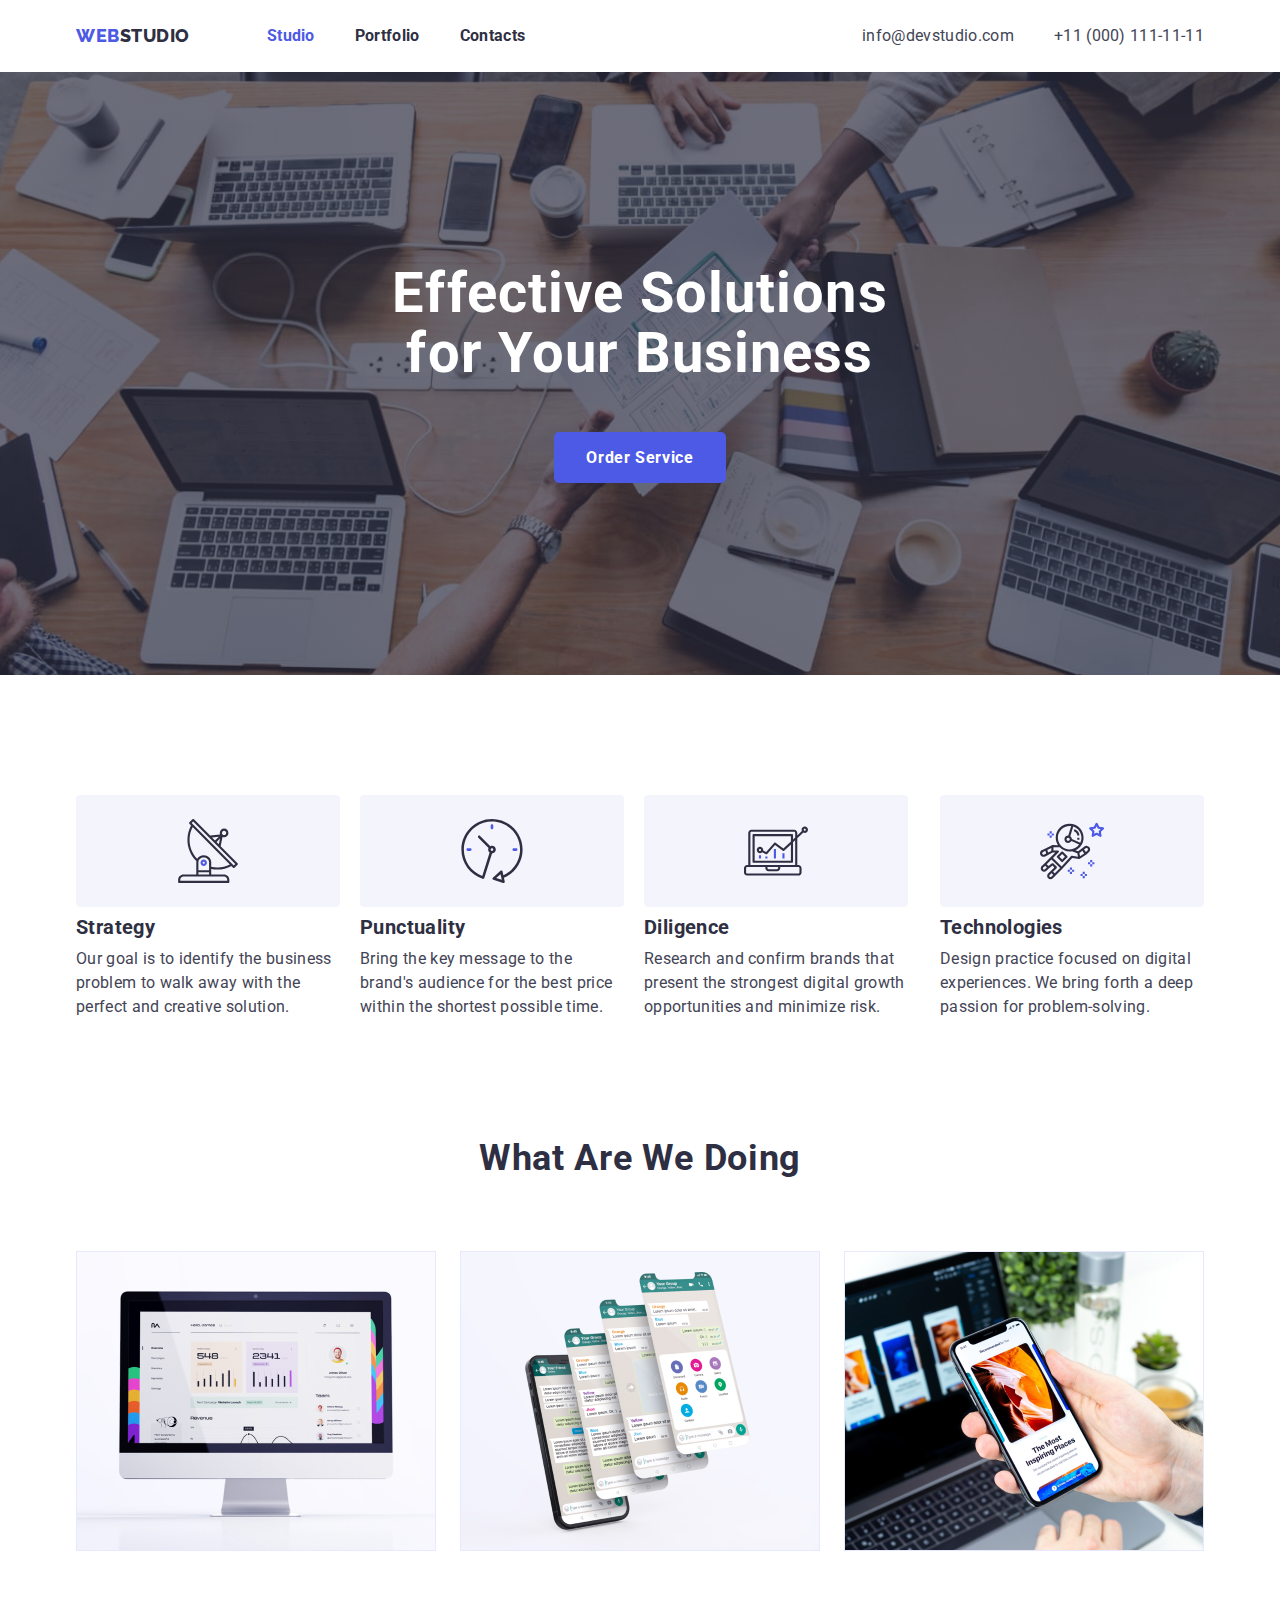
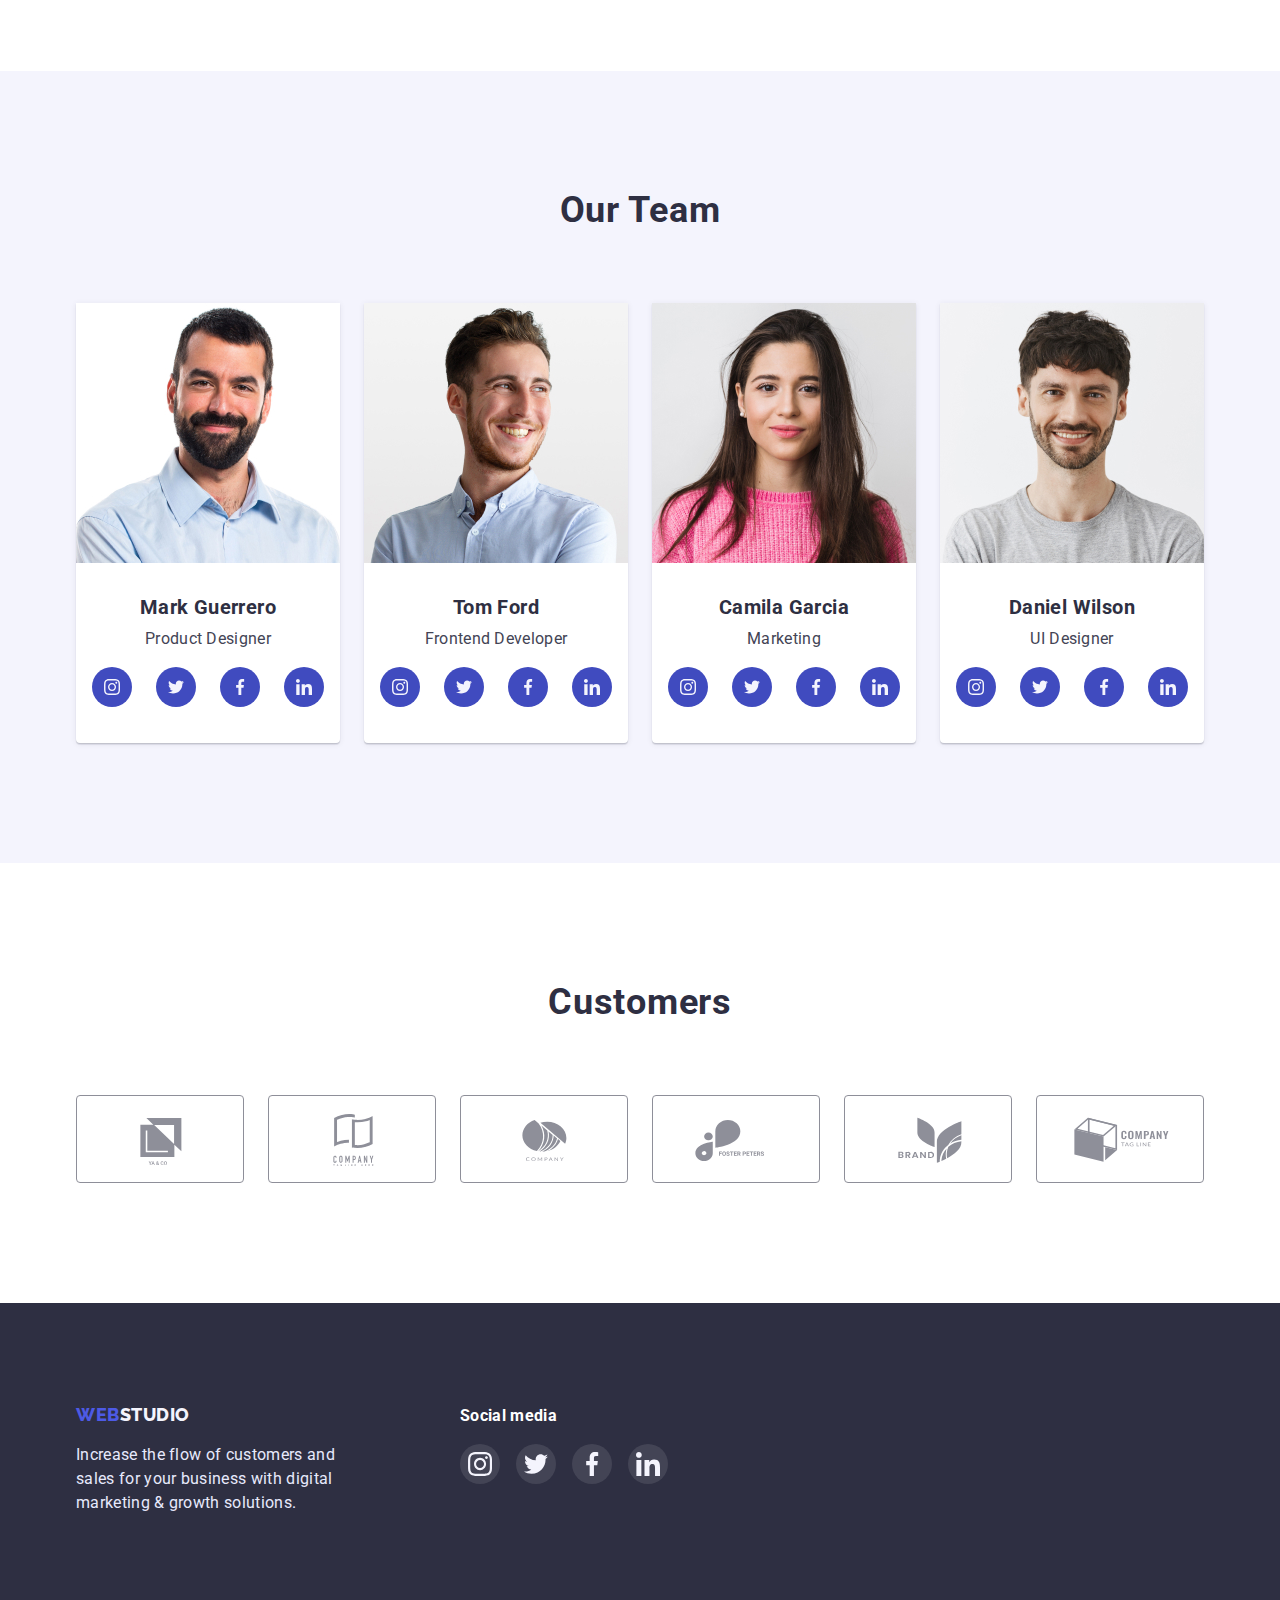
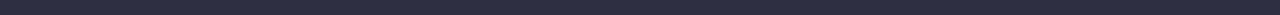
<file: index.html>
<!DOCTYPE html>
<html lang="en">
	<head>
		<meta charset="UTF-8" />
		<meta http-equiv="X-UA-Compatible" content="IE=edge" />
		<meta name="viewport" content="width=device-width, initial-scale=1.0" />
		<title>Web Studio</title>		
		<link rel="preconnect" href="https://fonts.googleapis.com" />
		<link rel="preconnect" href="https://fonts.gstatic.com" crossorigin />
		<link href="https://fonts.googleapis.com/css2?family=Raleway:wght@800&family=Roboto:wght@400;500;700;900&display=swap" 			rel="stylesheet" />
		<link rel="stylesheet" href="https://cdnjs.cloudflare.com/ajax/libs/modern-normalize/1.0.0/modern-normalize.min.css"/>
		<link rel="stylesheet" href="./css/styles.css" />
	</head>
	<body>
		<!-- Шапка страницы -->
		<header class="page-header">
			<div class="container main-nav">
				<a class="logo" href="./index.html">
					<span class="logo-blue">web</span>studio
				</a>
				<!-- Навигация на другие страницы -->
				<nav class="navigation">
				<ul class="site-nav list">
					<li class="item"><a href="./index.html" class="link-current">Studio</a></li>
					<li class="item"><a href="./portfolio.html" class="link">Portfolio</a></li>
					<li class="item"><a href="" class="link">Contacts</a></li>
				</ul>
			</nav>
			<!-- Контакты -->
			<ul class="auth-nav list">
				<li class="item"><a href="mailto:info@devstudio.com">info@devstudio.com</a></li=i>
				<li class="item"><a href="tel:+110001111111">+11 (000) 111-11-11</a></li=i>
			</ul>
			</div>
		</header>
		<!-- Основная информация -->
		<main>
			<!-- Hero -->
			<section class="hero">
				<div class="container">
				<h1 class="hero-title">Effective Solutions for Your Business</h1>
				<button class="button" type="button">Order Service</button>
				</div>
			</section>
			<section class="advan-sec section">
				<div class="container">
				<h2 class="section-title-hidden">Our advantages</h2>
				<ul class="advantages-list list">
					<li>
						<div class="adv-icon">
							<svg class="adv-icon-item">
								<use href="./image/icons.svg#icon-antenna">									
								</use>
							</svg>
						</div>
						<h3 class="title">Strategy</h3>
						<p>Our goal is to identify the business problem to walk away with the perfect and creative solution.</p>
					</li>
					<li>
						<div class="adv-icon">
							<svg class="adv-icon-item">
								<use href="./image/icons.svg#icon-clock">									
								</use>
							</svg>
						</div>
						<h3 class="title">Punctuality</h3>
						<p>Bring the key message to the brand's audience for the best price within the shortest possible time.</p>
					</li>
					<li>
						<div class="adv-icon">
							<svg class="adv-icon-item">
								<use href="./image/icons.svg#icon-diagram">									
								</use>
							</svg>
						</div>
						<h3 class="title">Diligence</h3>
						<p>
							Research and confirm brands that present the strongest digital growth opportunities and minimize risk.
						</p>
					</li>
					<li>
						<div class="adv-icon">
							<svg class="adv-icon-item">
								<use href="./image/icons.svg#icon-astronaut">									
								</use>
							</svg>
						</div>
						<h3 class="title">Technologies</h3>
						<p>Design practice focused on digital experiences. We bring forth a deep passion for problem-solving.</p>
					</li>
				</ul>
				</div>
			</section>
			<section class="section sec-doing">
				<div class="container">
				<h2 class="section-title">What are we doing</h2>
				<ul class="doing list">
					<li class="doing-item"><img src="./image/pc.jpg" alt="personal computer" width="360" /></li>
					<li class="doing-item"><img src="./image/mob.jpg" alt="mobile phone" width="360" /></li>
					<li class="doing-item"><img src="./image/handmob.jpg" alt="phone in hand" width="360" /></li>
				</ul>
				</div>
			</section>
			<section class="section-secondary">
				<div class="container">
				<h2 class="section-title">Our Team</h2>
				<ul class="team-list list">
					<li class="team-item">
						<img src="./image/mark.jpg" alt="Mark Guerrero" width="264" height="260" />
						<div class="person-card-title"><h3 class="title">Mark Guerrero</h3>
						<p class="person-description">Product Designer</p>
							<ul class="icon-list list">
								<li class="team-icon-item">
									<a class="team-icon" href="https://www.instagram.com/">
										<svg class="svg-item" width="16" height="16">
											<use href="./image/icons.svg#icon-instagram"></use>	
										</svg>
									</a>
								</li>
								<li class="team-icon-item">
									<a class="team-icon" href="https://www.twitter.com/">
										<svg class="svg-item" width="16" height="16">
											<use href="./image/icons.svg#icon-twitter"></use>	
										</svg>
									</a>
								</li>
								<li class="team-icon-item">
									<a class="team-icon" href="https://www.facebook.com/">
										<svg class="svg-item" width="16" height="16">
											<use href="./image/icons.svg#icon-facebook"></use>	
										</svg>
									</a>
								</li>
								<li class="team-icon-item">
									<a class="team-icon" href="https://www.linkedin.com/">
										<svg class="svg-item" width="16" height="16">
											<use href="./image/icons.svg#icon-linkedin"></use>	
										</svg>
									</a>
								</li>								
							</ul>
						</div>
					</li>
					<li class="team-item">
						<img src="./image/tom.jpg" alt="Tom Ford" width="264" height="260" />
						<div class="person-card-title"><h3 class="title">Tom Ford</h3>
						<p class="person-description">Frontend Developer</p>
						<ul class="icon-list list">
								<li class="team-icon-item">
									<a class="team-icon" href="https://www.instagram.com/">
										<svg class="svg-item" width="16" height="16">
											<use href="./image/icons.svg#icon-instagram"></use>	
										</svg>
									</a>
								</li>
								<li class="team-icon-item">
									<a class="team-icon" href="https://www.twitter.com/">
										<svg class="svg-item" width="16" height="16">
											<use href="./image/icons.svg#icon-twitter"></use>	
										</svg>
									</a>
								</li>
								<li class="team-icon-item">
									<a class="team-icon" href="https://www.facebook.com/">
										<svg class="svg-item" width="16" height="16">
											<use href="./image/icons.svg#icon-facebook"></use>	
										</svg>
									</a>
								</li>
								<li class="team-icon-item">
									<a class="team-icon" href="https://www.linkedin.com/">
										<svg class="svg-item" width="16" height="16">
											<use href="./image/icons.svg#icon-linkedin"></use>	
										</svg>
									</a>
								</li>								
							</ul>
						</div>
					</li>
					<li class="team-item">
						<img src="./image/Camila.jpg" alt="Camila Garcia" width="264" height="260" />
						<div class="person-card-title"><h3 class="title">Camila Garcia</h3>
						<p class="person-description">Marketing</p>
						<ul class="icon-list list">
								<li class="team-icon-item">
									<a class="team-icon" href="https://www.instagram.com/">
										<svg class="svg-item" width="16" height="16">
											<use href="./image/icons.svg#icon-instagram"></use>	
										</svg>
									</a>
								</li>
								<li class="team-icon-item">
									<a class="team-icon" href="https://www.twitter.com/">
										<svg class="svg-item" width="16" height="16">
											<use href="./image/icons.svg#icon-twitter"></use>	
										</svg>
									</a>
								</li>
								<li class="team-icon-item">
									<a class="team-icon" href="https://www.facebook.com/">
										<svg class="svg-item" width="16" height="16">
											<use href="./image/icons.svg#icon-facebook"></use>	
										</svg>
									</a>
								</li>
								<li class="team-icon-item">
									<a class="team-icon" href="https://www.linkedin.com/">
										<svg class="svg-item" width="16" height="16">
											<use href="./image/icons.svg#icon-linkedin"></use>	
										</svg>
									</a>
								</li>								
							</ul>
						</div>
					</li>
					<li class="team-item">
						<img src="./image/Daniel.jpg" alt="Daniel Wilson" width="264" height="260" />
						<div class="person-card-title"><h3 class="title">Daniel Wilson</h3>
						<p class="person-description">UI Designer</p>
						<ul class="icon-list list">
								<li class="team-icon-item">
									<a class="team-icon" href="https://www.instagram.com/">
										<svg class="svg-item" width="16" height="16">
											<use href="./image/icons.svg#icon-instagram"></use>	
										</svg>
									</a>
								</li>
								<li class="team-icon-item">
									<a class="team-icon" href="https://www.twitter.com/">
										<svg class="svg-item" width="16" height="16">
											<use href="./image/icons.svg#icon-twitter"></use>	
										</svg>
									</a>
								</li>
								<li class="team-icon-item">
									<a class="team-icon" href="https://www.facebook.com/">
										<svg class="svg-item" width="16" height="16">
											<use href="./image/icons.svg#icon-facebook"></use>	
										</svg>
									</a>
								</li>
								<li class="team-icon-item">
									<a class="team-icon" href="https://www.linkedin.com/">
										<svg class="svg-item" width="16" height="16">
											<use href="./image/icons.svg#icon-linkedin"></use>	
										</svg>
									</a>
								</li>								
							</ul>
						</div>
					</li>
				</ul>
				</div>
			</section>
			<section class="section-customers">
				<div class="container">
				<h2 class="section-title">Customers</h2>
				<ul class="customers-icon-list list">
					<li>
						<a class="customers-link" href="#">
							<svg class="customers-icon" width="104" height="56">
								<use href="./image/icons.svg#icon-logoclient-one"></use>	
							</svg>
						</a>
					</li>
					<li>
						<a class="customers-link" href="#">
							<svg class="customers-icon" width="104" height="56">
								<use href="./image/icons.svg#icon-logoclient-two"></use>	
							</svg>
						</a>
					</li>
					<li>
						<a class="customers-link" href="#">
							<svg class="customers-icon" width="104" height="56">
								<use href="./image/icons.svg#icon-logoclient-three"></use>	
							</svg>
						</a>
					</li>
					<li>
						<a class="customers-link" href="#">
							<svg class="customers-icon" width="104" height="56">
								<use href="./image/icons.svg#icon-logoclient-four"></use>	
							</svg>
						</a>
					</li>
					<li>
						<a class="customers-link" href="#">
							<svg class="customers-icon" width="104" height="56">
								<use href="./image/icons.svg#icon-logoclient-five"></use>	
							</svg>
						</a>
					</li>
					<li>
						<a class="customers-link" href="#">
							<svg class="customers-icon" width="104" height="56">
								<use href="./image/icons.svg#icon-logoclient-six"></use>	
							</svg>
						</a>
					</li>
				</ul>
				</div>
			</section>
		</main>
		<footer class="footer">
			<div class="container">
				<div>
			<a class="logo" href="./index.html">
				<span class="logo-blue">web</span>
				studio
			</a>
			<p class="text">
				Increase the flow of customers and sales for your business with digital marketing & growth solutions.
			</p>
			</div>
			<div class="footer-social">
				<h4 class="footer-social-title">Social media</h4>
				<ul class="footer-social-list list">
					<li class="footer-icon-item">
									<a class="footer-icon" href="https://www.instagram.com/">
										<svg class="svg-item" width="24" height="24">
											<use href="./image/icons.svg#icon-instagram"></use>	
										</svg>
									</a>
								</li>
								<li class="footer-icon-item">
									<a class="footer-icon" href="https://www.twitter.com/">
										<svg class="svg-item" width="24" height="24">
											<use href="./image/icons.svg#icon-twitter"></use>	
										</svg>
									</a>
								</li>
								<li class="footer-icon-item">
									<a class="footer-icon" href="https://www.facebook.com/">
										<svg class="svg-item" width="24" height="24">
											<use href="./image/icons.svg#icon-facebook"></use>	
										</svg>
									</a>
								</li>
								<li class="footer-icon-item">
									<a class="footer-icon" href="https://www.linkedin.com/">
										<svg class="svg-item" width="24" height="24">
											<use href="./image/icons.svg#icon-linkedin"></use>	
										</svg>
									</a>
								</li>	
				</ul>
			</div>
			</div>
		</footer>
	</body>
</html>
</file>
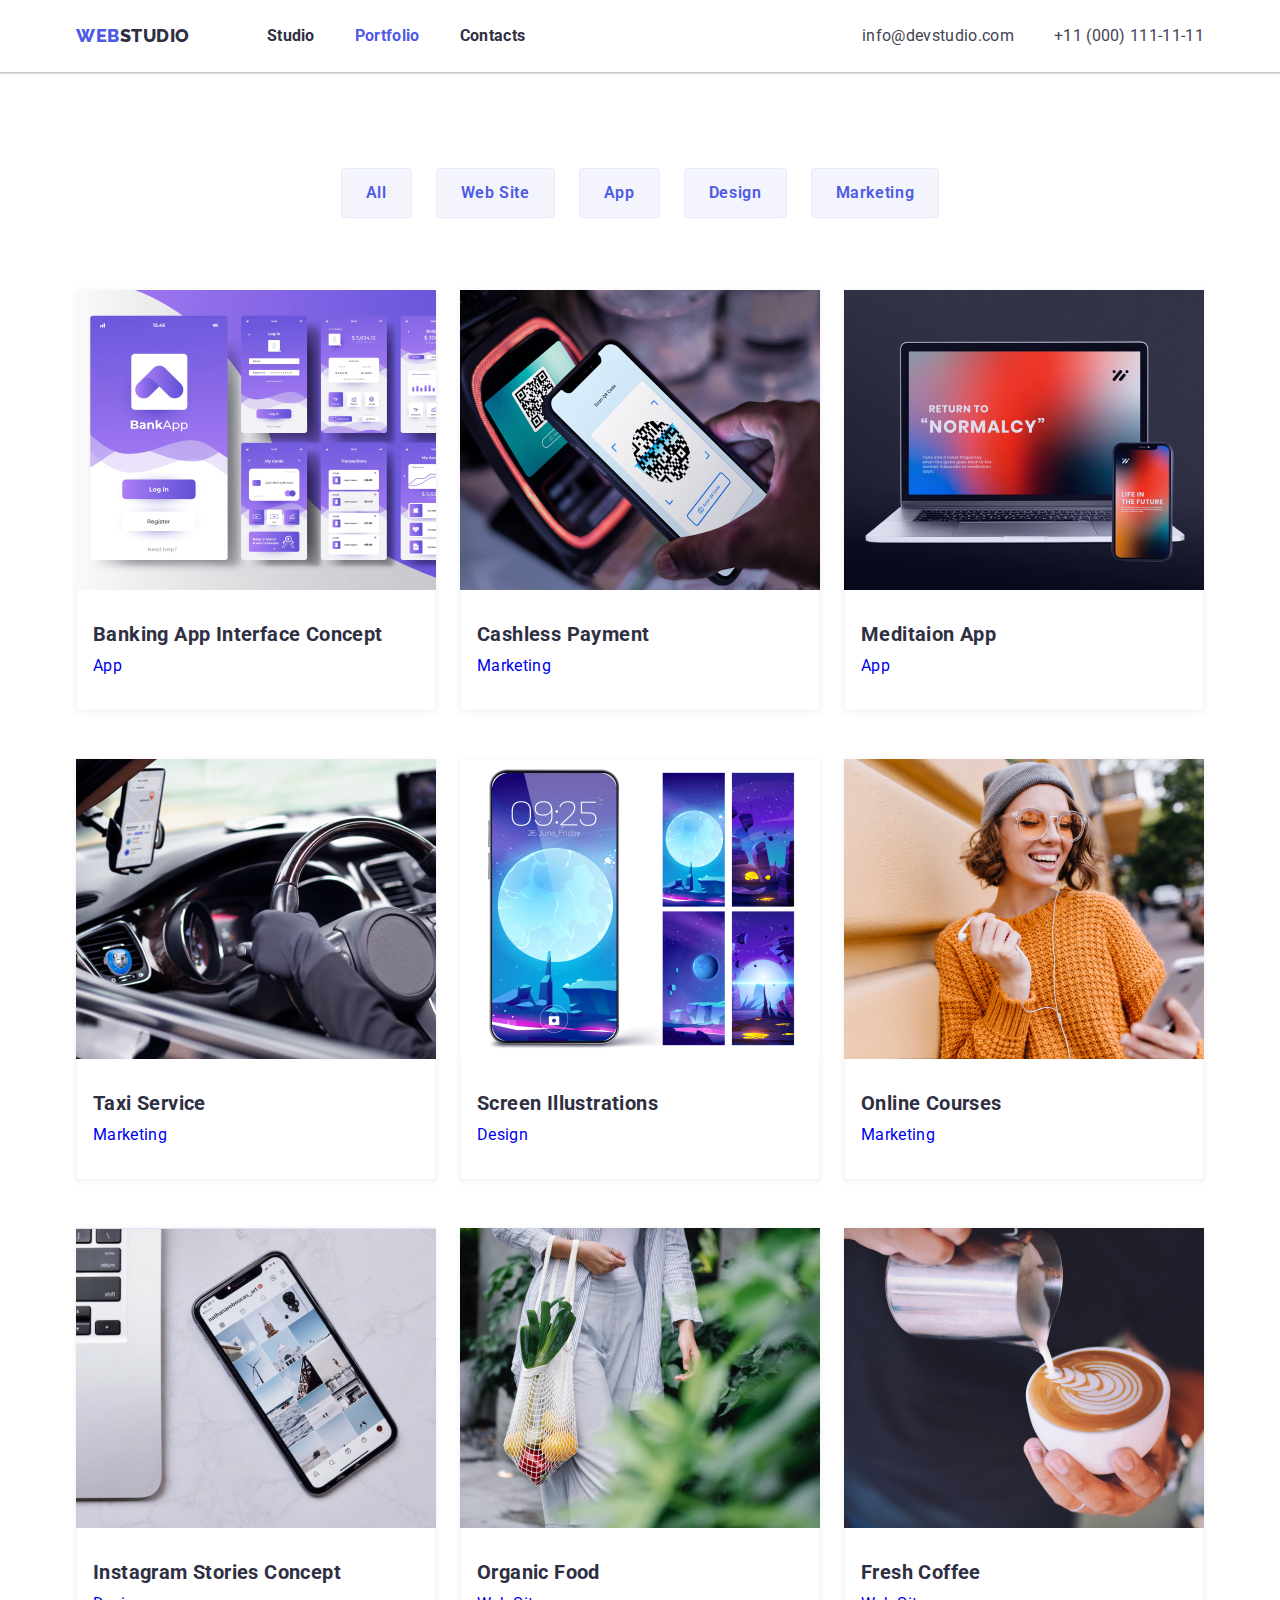
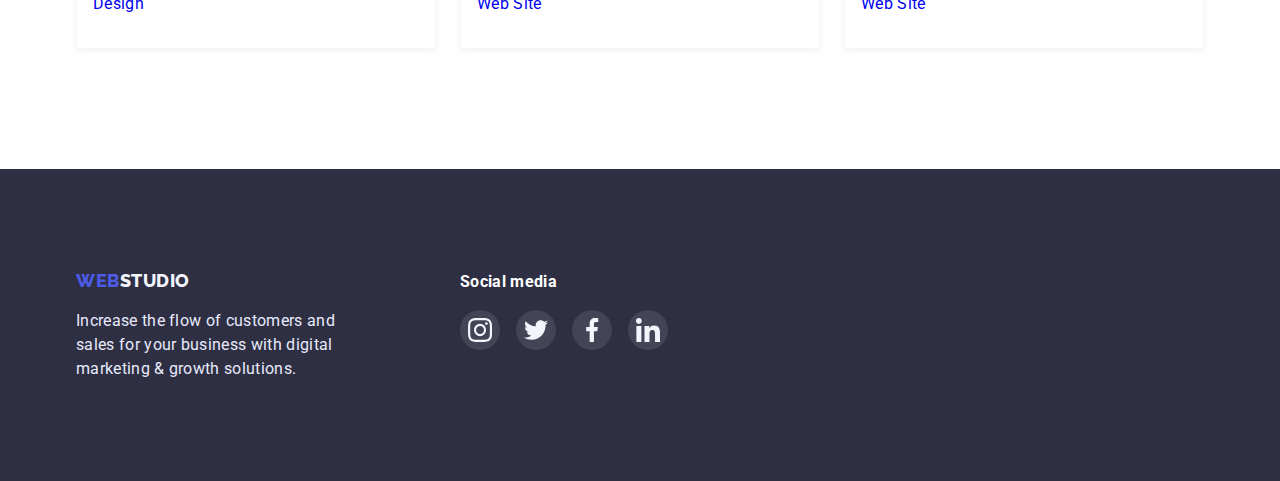
<file: portfolio.html>
<!DOCTYPE html>
<html lang="en">
	<head>
		<meta charset="UTF-8" />
		<meta http-equiv="X-UA-Compatible" content="IE=edge" />
		<meta name="viewport" content="width=device-width, initial-scale=1.0" />
		<title>Portfolio</title>
		
		<link rel="preconnect" href="https://fonts.googleapis.com" />
		<link rel="preconnect" href="https://fonts.gstatic.com" crossorigin />
		<link href="https://fonts.googleapis.com/css2?family=Raleway:wght@800&family=Roboto:wght@400;500;700;900&display=swap" rel="stylesheet"/>
		<link rel="stylesheet" href="https://cdnjs.cloudflare.com/ajax/libs/modern-normalize/1.0.0/modern-normalize.min.css"/>
		<link rel="stylesheet" href="./css/styles.css" />
	</head>
	<body>
		<!-- Шапка страницы -->
		<header class="page-header">
			<div class="container main-nav">
				<a class="logo" href="./index.html">
					<span class="logo-blue">web</span>studio
				</a>
				<!-- Навигация на другие страницы -->
				<nav class="navigation">
				<ul class="site-nav list">
					<li class="item"><a href="./index.html" class="link">Studio</a></li>
					<li class="item"><a href="./portfolio.html" class="link-current">Portfolio</a></li>
					<li class="item"><a href="" class="link">Contacts</a></li>
				</ul>
			</nav>
			<!-- Контакты -->
			<ul class="auth-nav list">
				<li class="item"><a href="mailto:info@devstudio.com">info@devstudio.com</a></li=i>
				<li class="item"><a href="tel:+110001111111">+11 (000) 111-11-11</a></li=i>
			</ul>
			</div>
		</header>
		<!-- Основная информация -->
		<main>
			<h1 class="hidden">Portfolio</h1>
			<!-- Фильтр -->
			<section class="port-sect section">	
				<div class="container">	
				<ul class="port-list list">
					<li class="but-item"><button class="port-button" type="button">All</button></li>
					<li class="but-item"><button class="port-button" type="button">Web Site</button></li>
					<li class="but-item"><button class="port-button" type="button">App</button></li>
					<li class="but-item"><button class="port-button" type="button">Design</button></li>
					<li class="but-item"><button class="port-button" type="button">Marketing</button></li>
				</ul>
				<ul class="port-work list">
					<li class="port-item">
						<a class="port-link" href="#">
						<img src="./image/app1.jpg" alt="Banking App" width="360" />
							<div class="list-ready"><h2 class="port-title ">Banking App Interface Concept</h2>
						<p>App</p>
							</div>
						</a>
					</li>
					<li class="port-item">
						<a class="port-link" href="#">
						<img src="./image/marketing2.jpg" alt="Cashless Payment" width="360" />
						<div class="list-ready"><h2 class="port-title ">Cashless Payment</h2>
						<p>Marketing</p>
						</div>
						</a>
					</li>
					<li class="port-item">
						<a class="port-link" href="#">
						<img src="./image/app3.jpg" alt="Meditaion App" width="360" />
						<div class="list-ready"><h2 class="port-title ">Meditaion App</h2>
						<p>App</p>
						</div>
						</a>
					</li>
					<li class="port-item">
						<a class="port-link" href="#">
						<img src="./image/marketing4.jpg" alt="Taxi Service" width="360" />
						<div class="list-ready"><h2 class="port-title ">Taxi Service</h2>
						<p>Marketing</p>
						</div>
						</a>
					</li>
					<li class="port-item">
						<a class="port-link" href="#">
						<img src="./image/design5.jpg" alt="Screen Illustrations" width="360" />
						<div class="list-ready"><h2 class="port-title ">Screen Illustrations</h2>
						<p>Design</p>
						</div>
						</a>
					</li>
					<li class="port-item">
						<a class="port-link" href="#">
						<img src="./image/marketing6.jpg" alt="Online Courses" width="360" />
						<div class="list-ready"><h2 class="port-title ">Online Courses</h2>
						<p>Marketing</p>
						</div>
						</a>
					</li>
					<li class="port-item">
						<a class="port-link" href="#">
						<img src="./image/design7.jpg" alt="Instagram Stories Concept" width="360" />
						<div class="list-ready"><h2 class="port-title ">Instagram Stories Concept</h2>
						<p>Design</p>
						</div>
						</a>
					</li>
					<li class="port-item">
						<a class="port-link" href="#">
						<img src="./image/web8.jpg" alt="Organic Food" width="360" />
						<div class="list-ready"><h2 class="port-title ">Organic Food</h2>
						<p>Web Site</p>
						</div>
						</a>
					</li>
					<li class="port-item">
						<a class="port-link" href="#">
						<img src="./image/web9.jpg" alt="Fresh Coffee" width="360" />
						<div class="list-ready"><h2 class="port-title ">Fresh Coffee</h2>
						<p>Web Site</p>
						</div>
						</a>
					</li>
				</ul>
				</div>
			</section>
		</main>
		<footer class="footer">
			<div class="container">
				<div>
			<a class="logo" href="./index.html">
				<span class="logo-blue">web</span>
				studio
			</a>
			<p class="text">
				Increase the flow of customers and sales for your business with digital marketing & growth solutions.
			</p>
			</div>
			<div class="footer-social">
				<h4 class="footer-social-title">Social media</h4>
				<ul class="footer-social-list list">
					<li class="footer-icon-item">
									<a class="footer-icon" href="https://www.instagram.com/">
										<svg class="svg-item" width="24" height="24">
											<use href="./image/icons.svg#icon-instagram"></use>	
										</svg>
									</a>
								</li>
								<li class="footer-icon-item">
									<a class="footer-icon" href="https://www.twitter.com/">
										<svg class="svg-item" width="24" height="24">
											<use href="./image/icons.svg#icon-twitter"></use>	
										</svg>
									</a>
								</li>
								<li class="footer-icon-item">
									<a class="footer-icon" href="https://www.facebook.com/">
										<svg class="svg-item" width="24" height="24">
											<use href="./image/icons.svg#icon-facebook"></use>	
										</svg>
									</a>
								</li>
								<li class="footer-icon-item">
									<a class="footer-icon" href="https://www.linkedin.com/">
										<svg class="svg-item" width="24" height="24">
											<use href="./image/icons.svg#icon-linkedin"></use>	
										</svg>
									</a>
								</li>	
				</ul>
			</div>
			</div>
		</footer>
	</body>
	</html>
</file>
<file: css/styles.css>
*,
*::before,
*::after {
	box-sizing: border-box;
}

h1,
h2,
h3,
h4,
h5,
h6 {
	margin: 0;
	padding: 0;
}

img {
	display: block;
	max-width: 100%;
	height: auto;
}

.text {
	line-height: 1.5;
	letter-spacing: 0.02em;
} 

.list {
	list-style: none;
	margin: 0;
    padding: 0;

} 

.link {
	text-decoration: none;
    }

.item {
	margin-top: 24px;
	margin-bottom: 24px;
}

p {
	margin: 0;
	padding: 0;
	line-height: 1.5;
	letter-spacing: 0.02em;
}

:root {
	--background-footer-color: #2e2f42;
	--background-primary-color: #ffffff;
	--background-secondary-color: #f4f4fd;
	--title-text-color: #2e2f42;
	--primary-text-color: #434455;
	--accent-color: #e7e9fc;
	--primary-brand-click: #4d5ae5;
}

.hidden,
.section-title-hidden {
	position: absolute;
	width: 1px;
	height: 1px;
	margin: -1px;
	border: 0;
	padding: 0;
	white-space: nowrap;
	clip-path: inset(100%);
	clip: rect(0 0 0 0);
	overflow: hidden;
}

body {
	background-color: var(--background-primary-color);
	color: var(--primary-text-color);
	font-family: Roboto, serif;
	font-size: 16px;
	letter-spacing: 0.02em;
}

.container {
	margin: 0 auto;	
	width: 1158px;
	padding-left: 15px;
	padding-right: 15px;
	/* outline: 2px solid red; */
}
.page-header {
	background-color: var(--background-primary-color);
}

.main-nav {
	display: flex;
	align-items: center;
}

.container .logo {
	text-decoration: none;
	text-transform: uppercase;
	color: #2e2f42;
	font-family: "Raleway";
	font-style: normal;
	font-weight: 800;
	font-size: 18px;
	line-height: 1.33;
	letter-spacing: 0.03em;
}
.container .logo-blue {
	color: #4d5ae5;
}
.link-current {
	color: #4d5ae5;
}

/* Site nav */
.navigation {
margin-left: 77px;
}

.site-nav {
	display: flex;
}

.site-nav .item + .item {
	margin-left: 40px;
}

.site-nav .link {
	color: #2e2f42;
}
.site-nav .link:hover,
.site-nav .link:focus {
	color: #4d5ae5;
}
.site-nav .link:active {
	color: var(--primary-brand-click);
}
.site-nav a {
	text-decoration: none;
	font-weight: 700;
	font-size: 16px;
	line-height: 1.5;
	letter-spacing: 0.02em;
}

.auth-nav {
	display: flex;
	margin-left: auto;
}

.auth-nav .item + .item {
	margin-left: 40px;
}

.auth-nav a {
	text-decoration: none;
	color: rgba(67, 68, 85, 1);
	font-weight: 400;
	font-size: 16px;
	line-height: 1.5;
	letter-spacing: 0.02em;
}
.auth-nav a:hover,
.auth-nav a:focus {
	color: #4d5ae5;
}
/* Hero */
.hero {
	background-color: var(--background-footer-color);
	text-align: center;	
	padding-bottom: 192px;
	padding-top: 192px;
	margin-left: auto;
	margin-right: auto;
	max-width: 1440px;
	height: 603px;
	background-image: linear-gradient(
		rgba(46, 47, 66, 0.7),
		rgba(46, 47, 66, 0.7)), 
		url('../image/header.jpg');	
	background-size: cover;
	background-position: center;
	background-repeat: no-repeat;
}

.hero-title {
	width: 496px;
	margin: 0 auto;
	margin-bottom: 48px;	
	color: #ffffff;
	font-weight: 700;
	font-size: 56px;
	line-height: 1.07;	
	letter-spacing: 0.02em;
	}

.button {
	display: flex;
	margin: 0 auto;
	cursor: pointer;
	appearance: none;
	border: 0;
	border-radius: 5px;
	color: #fff;
	padding: 16px 32px;
	background-color: #4d5ae5;
	font-family: "Roboto";
	font-weight: 700;
	font-size: 16px;
	line-height: 1.19;	
	letter-spacing: 0.04em;
	text-decoration: none;
	gap: 10px;
	
}

.button:hover {
	background-color: #404bbf;
	box-shadow: 0px 1px 6px rgba(46, 47, 66, 0.08), 0px 1px 1px rgba(46, 47, 66, 0.16), 0px 2px 1px rgba(46, 47, 66, 0.08);
}

.button:focus {
	background-color: #404bbf;
	box-shadow: 0px 4px 4px rgba(0, 0, 0, 0.15);
}

/* Section */

.section .title,
.section-secondary .title {
	color: var(--title-text-color);
	font-weight: 700;
	font-size: 20px;
	line-height: 1.2;
	letter-spacing: 0.02em;
	text-transform: capitalize;
	margin: 0;
	padding: 0;
} 

.section-title {
	margin-bottom: 72px;
	color: var(--title-text-color);
	font-size: 36px;
	line-height: 1.11;
	text-align: center;
	letter-spacing: 0.02em;
	text-transform: capitalize;
}

/* Advantages */

.advan-sec {
	padding: 120px 0;
}

.advantages-list .title {
	color: var(--title-text-color);
	margin-bottom: 8px;
}

.advantages-list {
	display: flex;
	column-gap: 20px;
}

.adv-icon {
	display: flex;
	justify-content: center;
	align-items: center;
	width: 264px;
	height: 112px;
	border-radius: 4px;
	background-color: #F4F4FD;
	margin-bottom: 8px;
}

.adv-icon-item {
	width: 64px;
	height: 64px;
}

.doing {
	display: flex;
}

.sec-doing {
padding-bottom: 120px;
}

.doing .doing-item + .doing-item {
	margin-left: 24px;
}

.section-secondary {
	background-color: #f4f4fd;
	padding: 120px 0 120px 0;
}

.team-list {
	display: flex;
	justify-content: center;
}

.team-item{
    width: 264px;
    text-align: center;
    margin-right: 24px;
	background-color: #ffffff;
	box-shadow: 0px 1px 6px rgba(46, 47, 66, 0.08), 0px 1px 1px rgba(46, 47, 66, 0.16), 0px 2px 1px rgba(46, 47, 66, 0.08);
	border-radius: 0px 0px 4px 4px;
}

.team-item:last-child {
    margin-right: 0px;
}

.person-card-title {
	padding-top: 32px;
	padding-bottom: 32px;
	}

	.person-description {
	margin-top: 8px;	
	}	

.icon-list {
    display: flex;
    justify-content: center;
	align-items: center;
    height: 48px;
    margin-top: 12px;
	gap: 24px;
}

.team-icon-item {
    width: 40px;
    height: 40px;
    
}

.team-icon {
    width: 100%;
    height: 100%;
    display: flex;
    align-items: center;
    justify-content: center;
    background-color: #404BBF;
    border-radius: 50%;
}

.team-icon-item :hover {
    background-color: #31D0AA;
    
}



/* Customers */

.customers-icon-list {
    display: flex;
    justify-content: center;
	align-items: center;
	gap: 24px;
}

.section-customers {
	padding: 120px 0 120px 0;
}

.customers-link{
	display: flex;
	justify-content: center;
	align-items: center;
	width: 168px;
	height: 88px;
	border: solid 1px #8E8F99;
	border-radius: 4px;
	color: #8E8F99;
}

.customers-link:hover, 
.customers-link:focus {
    color: #4d5ae5;
    border-color: #4d5ae5;
}

.customers-icon {
	fill: currentColor;
}

/* Footer */
.footer {
	background-color: var(--background-footer-color);
	padding: 100px 0;
}

.footer .container {
	display: flex;
	align-items: baseline;
}

.footer .text {
	color: #e7e9fc;
	width: 264px;
	margin-top: 16px;
}

.footer .logo {
	display: flex;
	text-decoration: none;
	text-transform: uppercase;
	color: #f4f4fd;
	font-family: "Raleway";
	font-style: normal;
	font-weight: 800;
	font-size: 18px;
	line-height: 1.33;
	letter-spacing: 0.03em;
}
.footer .logo-blue {
	color: #4d5ae5;
}

.footer-social {
	width: 208px;
	height: 80px;
	margin-left: 120px;
}

.footer-social-title {
	color: #ffffff;
	font-weight: 500px;
	font-size: 16px;
	line-height: 1.5;
	margin-bottom: 16px;
}

.footer-social-list {
    display: flex;
    justify-content: center;
	align-items: center;
    margin-top: 12px;
	gap: 16px;
}

.footer-icon {
    width: 40px;
    height: 40px; 
    display: flex;
    align-items: center;
    justify-content: center;
    background-color: rgba(255, 255, 255, 0.1);
    border-radius: 50%;
}

.footer-icon-item :hover {
    background-color: #31D0AA;    
}


/* Portfolio styles */

.page-header {
	box-shadow: 0px 2px 1px rgba(46, 47, 66, 0.08), 0px 1px 1px rgba(46, 47, 66, 0.16), 0px 1px 6px rgba(46, 47, 66, 0.08);
}

.port-sect {
	padding-top: 96px;
    padding-bottom: 120px;
    }

.port-list {
    display: flex;
    margin-bottom: 72px;
    justify-content: center;
    align-items: center;
    flex-wrap: wrap;  
}

.list >.but-item:not(last-child) {
    margin-right: 24px;
}
.list >.but-item:last-child {
	margin-right: 0;
}

.port-button {
	color: #4d5ae5;
	background-color: #f4f4fd;
	font-family: 'Roboto';
	font-weight: 600;
	font-size: 16px;
	padding: 12px 24px;    
	line-height: 1.5;
	letter-spacing: 0.04em;
	border: 1px solid #e7e9fc;
	border-radius: 4px;
	cursor: pointer;
}


.port-button:hover,
.port-button:focus {
	color: #ffffff;
	background-color: #4d5ae5;
	box-shadow: 0px 3px 1px rgba(0, 0, 0, 0.1), 0px 2px 1px rgba(0, 0, 0, 0.08), 0px 2px 2px rgba(0, 0, 0, 0.12);
}

.port-work{
display: flex;
flex-wrap: wrap;
column-gap: 24px;
row-gap: 48px;
}

.port-work > .port-item {
	flex-basis: calc((100% - 48px) / 3);
	box-shadow: 0px 1px 6px rgba(46, 47, 66, 0.08);
}

.port-link  {
	display: block;
	text-decoration: none;
}

.port-item .port-link:hover,
.port-item .port-link:focus {
	box-shadow: 0px 1px 6px rgba(46, 47, 66, 0.08), 0px 1px 1px rgba(46, 47, 66, 0.16), 0px 2px 1px rgba(46, 47, 66, 0.08);
}

.list-ready {
	border: 0.5px solid #F4F4FD;
	border-top: 0;
	padding: 32px 16px;
}

.port-title {	
	color: var(--title-text-color);
	font-weight: 700;
	font-size: 20px;
	line-height: 1.2;
	letter-spacing: 0.02em;
	text-transform: capitalize;
	margin-bottom: 8px;

}
</file>
